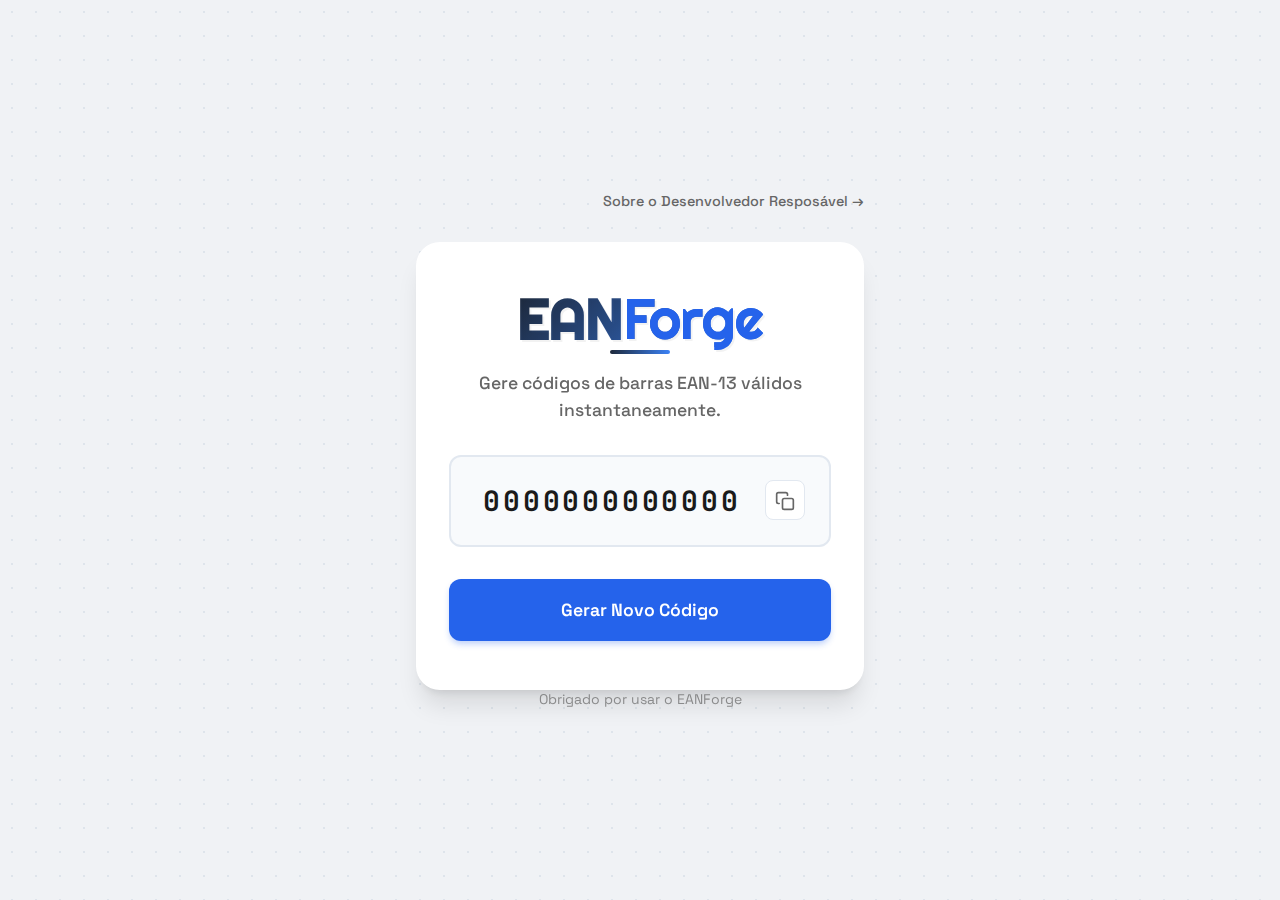
<file: index.html>
<!DOCTYPE html>
<html lang="pt-BR">
<head>
    <meta charset="UTF-8">
    <meta name="viewport" content="width=device-width, initial-scale=1.0">
    <title>EANForge</title>
    <!-- Favicon -->
    <link rel="icon" type="image/png" href="img/favicon.png">
    <!-- Google Fonts -->
    <link rel="preconnect" href="https://fonts.googleapis.com">
    <link rel="preconnect" href="https://fonts.gstatic.com" crossorigin>
    <link href="https://fonts.googleapis.com/css2?family=Righteous&family=Space+Grotesk:wght@300;500;700&family=JetBrains+Mono:wght@400;700&display=swap" rel="stylesheet">
    <!-- Estilos Personalizados -->
    <link rel="stylesheet" href="css/style.css">
</head>
<body>
    <div class="app-container">
        <nav class="nav-header" style="justify-content: flex-end;">
            <a href="about.html" class="nav-link">Sobre o Desenvolvedor Resposável →</a>
        </nav>
        
        <main class="card">
            <header class="card-header">
                <div class="logo-wrapper">
                    <h1 class="logo-text">EAN<span>Forge</span></h1>
                    <div class="logo-bar"></div>
                </div>
                <p class="subtitle">Gere códigos de barras EAN-13 válidos instantaneamente.</p>
            </header>
            
            <div class="display-container" id="ean-display">
                <span id="ean-code" class="code-text">0000000000000</span>
                <button id="btn-copy" class="icon-button" aria-label="Copiar código">
                    <svg width="20" height="20" viewBox="0 0 24 24" fill="none" stroke="currentColor" stroke-width="2" stroke-linecap="round" stroke-linejoin="round">
                        <rect x="9" y="9" width="13" height="13" rx="2" ry="2"></rect>
                        <path d="M5 15H4a2 2 0 0 1-2-2V4a2 2 0 0 1 2-2h9a2 2 0 0 1 2 2v1"></path>
                    </svg>
                </button>
            </div>

            <button id="btn-generate" class="btn-primary">
                <span class="btn-text">Gerar Novo Código</span>
                <span class="btn-shine"></span>
            </button>
        </main>
        
        <footer class="app-footer">
            <p>Obrigado por usar o EANForge</p>
        </footer>
    </div>

    <div id="ean-confirm-modal" class="confirm-modal" aria-hidden="true">
        <div class="confirm-modal__dialog" role="dialog" aria-modal="true" aria-labelledby="ean-confirm-title" aria-describedby="ean-confirm-message">
            <h2 id="ean-confirm-title" class="confirm-modal__title">Confirmar ação</h2>
            <p id="ean-confirm-message" class="confirm-modal__message">
                Você já gerou um EAN.<br>
                Gerar outro vai substituir o atual.<br>
                Deseja continuar?
            </p>
            <div class="confirm-modal__actions">
                <button id="ean-confirm-cancel" class="btn-outline" type="button">Cancelar</button>
                <button id="ean-confirm-accept" class="btn-primary" type="button">Gerar Novo</button>
            </div>
        </div>
    </div>

    <!-- Scripts -->    <script src="js/utils.js"></script>
    <script src="js/gs1-service.js"></script>
    <script src="js/ean-generator.js"></script>
    <script src="js/main.js"></script>
</body>
</html>
</file>
<file: css/style.css>
/**
 * Design System: Neo-Brutalist Soft
 * DFII Score: 10 (Strong)
 * Anchor: Typography-led, high contrast, tactile interactions
 */

:root {
    /* Palheta */
    --bg-color: #f0f2f5;
    --card-bg: #ffffff;
    --text-primary: #1a1a1a;
    --text-secondary: #666666;
    --accent-color: #2563eb;
    --accent-hover: #1d4ed8;
    --code-bg: #f8fafc;
    --border-color: #e2e8f0;
    
    /* Space */
    --space-sm: 0.5rem;
    --space-md: 1rem;
    --space-lg: 2rem;
    
    /* Tipografia */
    --font-display: 'Space Grotesk', sans-serif;
    --font-mono: 'JetBrains Mono', monospace;
    --font-logo: 'Righteous', cursive;
    
    /* Efeitos */
    --shadow-sm: 0 1px 2px 0 rgb(0 0 0 / 0.05);
    --shadow-md: 0 4px 6px -1px rgb(0 0 0 / 0.1), 0 2px 4px -2px rgb(0 0 0 / 0.1);
    --shadow-lg: 0 20px 25px -5px rgb(0 0 0 / 0.1), 0 8px 10px -6px rgb(0 0 0 / 0.1);
    --radius-md: 12px;
    --radius-lg: 24px;
}

* {
    margin: 0;
    padding: 0;
    box-sizing: border-box;
}

body {
    background-color: var(--bg-color);
    font-family: var(--font-display);
    color: var(--text-primary);
    min-height: 100vh;
    display: flex;
    justify-content: center;
    align-items: center;
    overflow: hidden; /* Prevenção de Scroll */
}

/* Background */
body::before {
    content: '';
    position: absolute;
    top: 0;
    left: 0;
    width: 100%;
    height: 100%;
    background-image: radial-gradient(#cbd5e1 1px, transparent 1px);
    background-size: 24px 24px;
    opacity: 0.5;
    z-index: -1;
}

.app-container {
    width: 100%;
    max-width: 480px;
    padding: var(--space-md);
    display: flex;
    flex-direction: column;
    gap: var(--space-lg);
    animation: slideUp 0.6s cubic-bezier(0.16, 1, 0.3, 1);
}

.card {
    background: var(--card-bg);
    padding: 3rem 2rem;
    border-radius: var(--radius-lg);
    box-shadow: var(--shadow-lg);
    display: flex;
    flex-direction: column;
    gap: 2rem;
    text-align: center;
    border: 1px solid rgba(255, 255, 255, 0.5);
    backdrop-filter: blur(12px);
    position: relative;
    overflow: hidden;
}

.logo-wrapper {
    display: flex;
    flex-direction: column;
    align-items: center;
    gap: 0.5rem;
    margin-bottom: 1rem;
    position: relative;
}

.logo-text {
    font-family: var(--font-logo);
    font-size: 3.5rem;
    line-height: 1;
    letter-spacing: -0.02em;
    background: linear-gradient(135deg, #1e293b 0%, #3b82f6 100%);
    -webkit-background-clip: text;
    -webkit-text-fill-color: transparent;
    text-shadow: 2px 2px 0px rgba(0,0,0,0.05);
    margin: 0;
    position: relative;
    z-index: 2;
}

.logo-text span {
    font-weight: 400;
    color: var(--accent-color);
    -webkit-text-fill-color: var(--accent-color);
}

.logo-bar {
    width: 60px;
    height: 4px;
    background: linear-gradient(90deg, #1e293b, #3b82f6);
    border-radius: 2px;
    margin-top: -5px;
}

.subtitle {
    color: var(--text-secondary);
    font-size: 1.1rem;
    line-height: 1.5;
    font-weight: 500;
}

.display-container {
    background: var(--code-bg);
    border: 2px solid var(--border-color);
    border-radius: var(--radius-md);
    padding: 1.5rem;
    display: flex;
    justify-content: space-between;
    align-items: center;
    position: relative;
    transition: all 0.3s ease;
}

.display-container:hover {
    border-color: var(--accent-color);
    box-shadow: 0 0 0 4px rgba(37, 99, 235, 0.1);
}

.code-text {
    font-family: var(--font-mono);
    font-size: 1.75rem;
    font-weight: 700;
    letter-spacing: 0.1em;
    color: var(--text-primary);
    width: 100%;
    text-align: center;
}

.icon-button {
    background: white;
    border: 1px solid var(--border-color);
    border-radius: 8px;
    width: 40px;
    height: 40px;
    display: flex;
    align-items: center;
    justify-content: center;
    cursor: pointer;
    color: var(--text-secondary);
    transition: all 0.2s ease;
    flex-shrink: 0;
    margin-left: 1rem;
}

.icon-button:hover {
    background: var(--bg-color);
    color: var(--accent-color);
    transform: translateY(-2px);
}

.icon-button:active {
    transform: translateY(0);
}


.btn-primary {
    background: var(--accent-color);
    color: white;
    border: none;
    padding: 1.25rem;
    border-radius: var(--radius-md);
    font-family: var(--font-display);
    font-size: 1.1rem;
    font-weight: 600;
    cursor: pointer;
    position: relative;
    overflow: hidden;
    transition: all 0.3s cubic-bezier(0.4, 0, 0.2, 1);
    box-shadow: 0 4px 6px -1px rgba(37, 99, 235, 0.3);
    text-decoration: none;
    display: inline-block;
    width: 100%;
}

.btn-primary:hover {
    background: var(--accent-hover);
    transform: translateY(-2px);
    box-shadow: 0 10px 15px -3px rgba(37, 99, 235, 0.4);
    color: white;
}

.btn-primary:active {
    transform: translateY(1px);
}

.btn-shine {
    position: absolute;
    top: 0;
    left: -100%;
    width: 50%;
    height: 100%;
    background: linear-gradient(
        to right,
        rgba(255, 255, 255, 0) 0%,
        rgba(255, 255, 255, 0.2) 50%,
        rgba(255, 255, 255, 0) 100%
    );
    transform: skewX(-25deg);
    animation: shine 6s infinite;
}

.app-footer {
    text-align: center;
    font-size: 0.875rem;
    color: var(--text-secondary);
    opacity: 0.7;
    margin-top: -2rem;
}

.footer-brand {
    display: inline-flex;
    align-items: center;
    justify-content: center;
    flex-wrap: wrap;
    margin: 0;
}

.footer-logo {
    height: 100px;
    width: auto;
    display: inline-block;
    vertical-align: middle;
    opacity: 0.95;
}


.nav-header {
    width: 100%;
    display: flex;
    justify-content: flex-start;
}

.nav-link {
    color: var(--text-secondary);
    text-decoration: none;
    font-weight: 500;
    font-size: 0.9rem;
    transition: color 0.2s;
}

.nav-link:hover {
    color: var(--accent-color);
}


.about-card {
    text-align: left;
    gap: 1.5rem;
}

.profile-header {
    display: flex;
    align-items: center;
    gap: 1.5rem;
    margin-bottom: 1rem;
}

.profile-header h1 {
    font-size: 1.75rem;
    margin-bottom: 0.25rem;
}


.avatar-img {
    width: 130px;
    height: 140px;
    border-radius: 80%;
    object-fit: cover;
    border: 4px solid white;
    box-shadow: var(--shadow-md);
    background-color: #e0e7ff;
}

.about-section h3 {
    font-size: 0.9rem;
    text-transform: uppercase;
    letter-spacing: 0.05em;
    color: var(--text-secondary);
    margin-bottom: 0.75rem;
    border-bottom: 1px solid var(--border-color);
    padding-bottom: 0.5rem;
}

.about-section p {
    line-height: 1.6;
    color: var(--text-primary);
}

.contact-list {
    list-style: none;
    display: flex;
    flex-direction: column;
    gap: 0.75rem;
    padding-top: 1rem;
}

.contact-list li {
    display: flex;
    align-items: center;
    gap: 0.75rem;
    color: var(--text-primary);
    font-family: var(--font-mono);
    font-size: 0.9rem;
}

.action-buttons {
    display: flex;
    gap: 1rem;
    margin-top: 1rem;
}

.btn-outline {
    background: transparent;
    border: 2px solid var(--border-color);
    color: var(--text-primary);
    box-shadow: none;
}

.btn-outline:hover {
    border-color: var(--accent-color);
    background: white;
    color: var(--accent-color);
    box-shadow: var(--shadow-sm);
}

.confirm-modal {
    position: fixed;
    inset: 0;
    display: flex;
    align-items: center;
    justify-content: center;
    padding: 1.25rem;
    background: rgba(0, 0, 0, 0.4);
    backdrop-filter: blur(4px);
    opacity: 0;
    visibility: hidden;
    pointer-events: none;
    transition: opacity 0.2s ease, visibility 0.2s ease;
    z-index: 999;
}

.confirm-modal.active {
    opacity: 1;
    visibility: visible;
    pointer-events: auto;
}

.confirm-modal__dialog {
    width: 100%;
    max-width: 420px;
    background: var(--card-bg);
    border-radius: var(--radius-lg);
    box-shadow: var(--shadow-lg);
    border: 1px solid rgba(255, 255, 255, 0.6);
    padding: 1.5rem;
    transform: scale(0.9);
    transition: transform 0.2s ease;
}

.confirm-modal.active .confirm-modal__dialog {
    transform: scale(1);
}

.confirm-modal__title {
    font-size: 1.1rem;
    margin-bottom: 0.5rem;
}

.confirm-modal__message {
    color: var(--text-secondary);
    line-height: 1.5;
    margin-bottom: 1.25rem;
}

.confirm-modal__actions {
    display: flex;
    gap: 0.75rem;
}

.confirm-modal__actions .btn-primary,
.confirm-modal__actions .btn-outline {
    width: 100%;
    padding: 0.9rem 1rem;
    border-radius: var(--radius-md);
}

@keyframes slideUp {
    from {
        opacity: 0;
        transform: translateY(20px);
    }
    to {
        opacity: 1;
        transform: translateY(0);
    }
}

@keyframes shine {
    0% { left: -100%; }
    20% { left: 200%; }
    100% { left: 200%; }
}

@keyframes pop {
    0% { transform: scale(0.95); opacity: 0.5; }
    50% { transform: scale(1.05); }
    100% { transform: scale(1); opacity: 1; }
}

.animate-pop {
    animation: pop 0.3s cubic-bezier(0.175, 0.885, 0.32, 1.275);
}

.flash-success {
    animation: flash 0.8s ease;
}

@keyframes flash {
    0% { background-color: var(--code-bg); border-color: var(--border-color); }
    20% { background-color: #dcfce7; border-color: #22c55e; }
    100% { background-color: var(--code-bg); border-color: var(--border-color); }
}


@media (max-width: 480px) {
    .card {
        padding: 2rem 1.5rem;
    }
    
    .code-text {
        font-size: 1.4rem;
        letter-spacing: 0.05em;
    }
    
    .logo-text {
        font-size: 2.8rem;
    }

    .action-buttons {
        flex-direction: column;
    }
}
</file>
